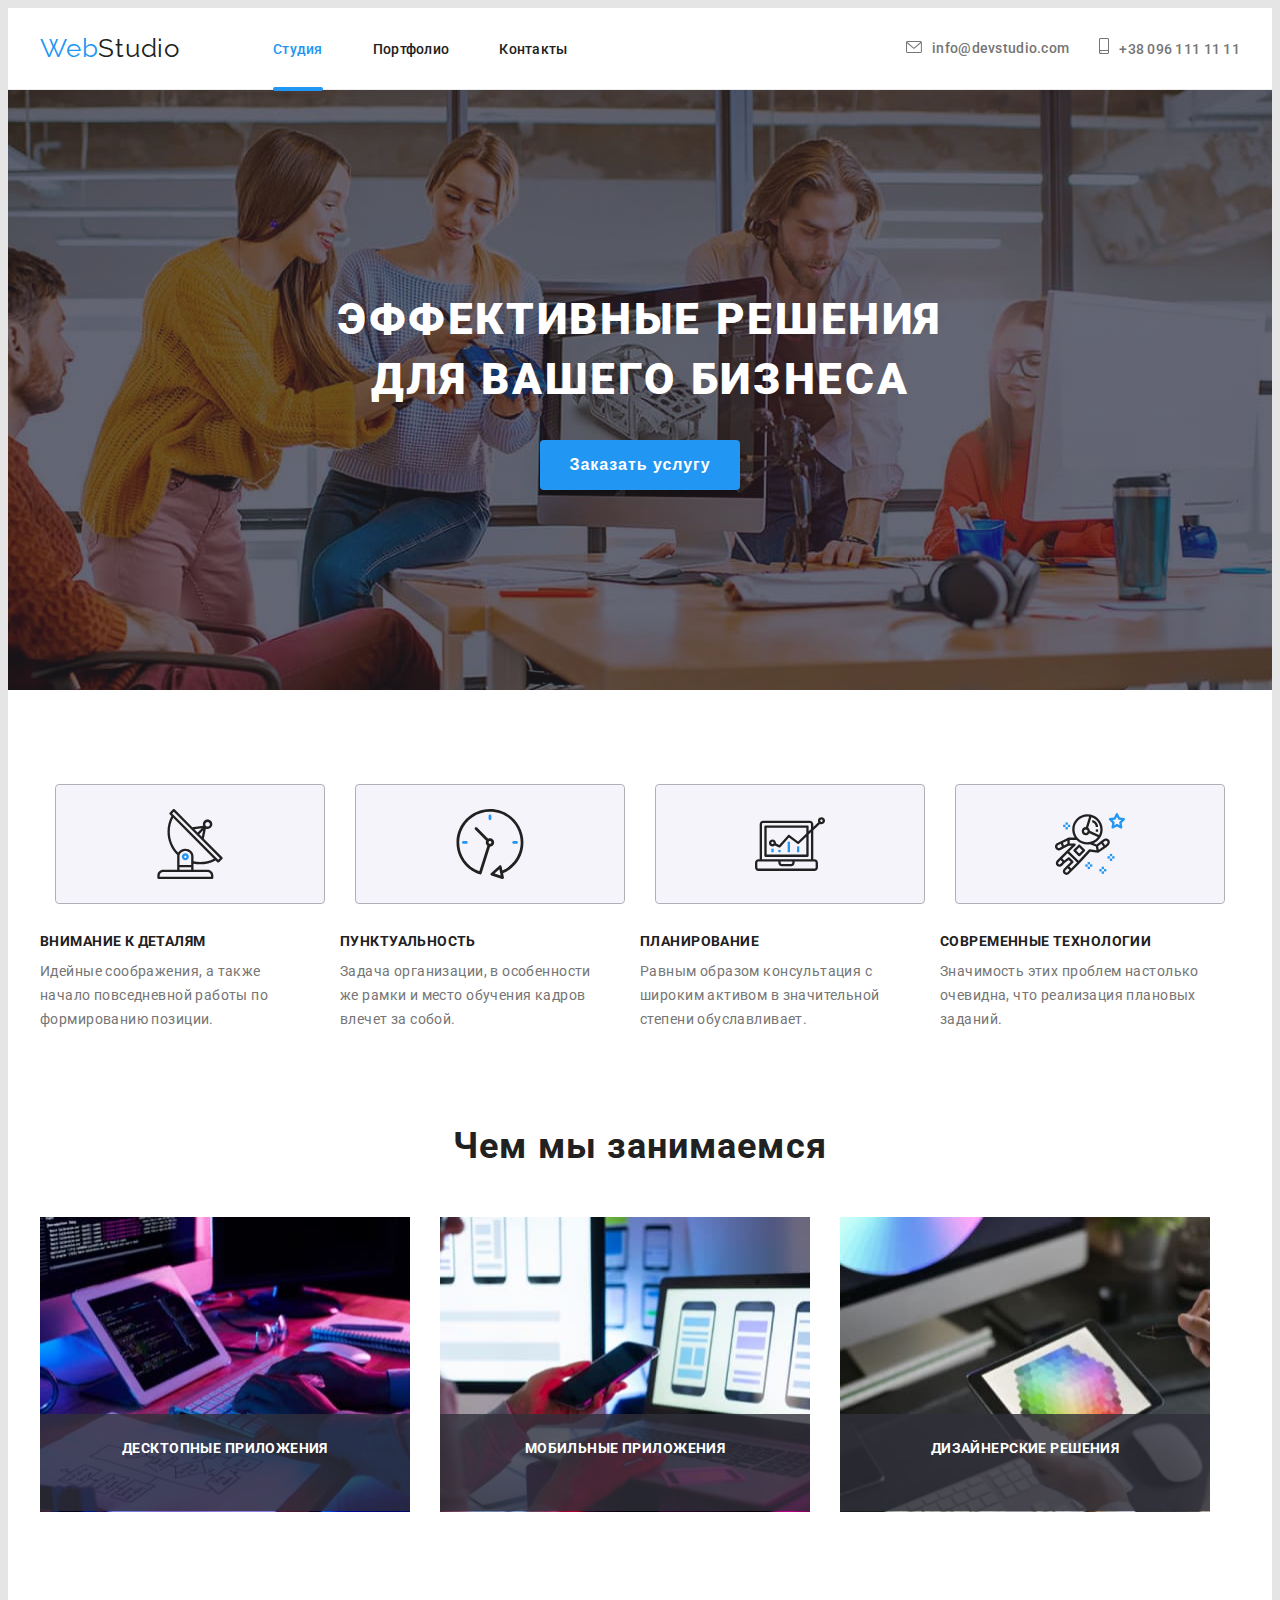
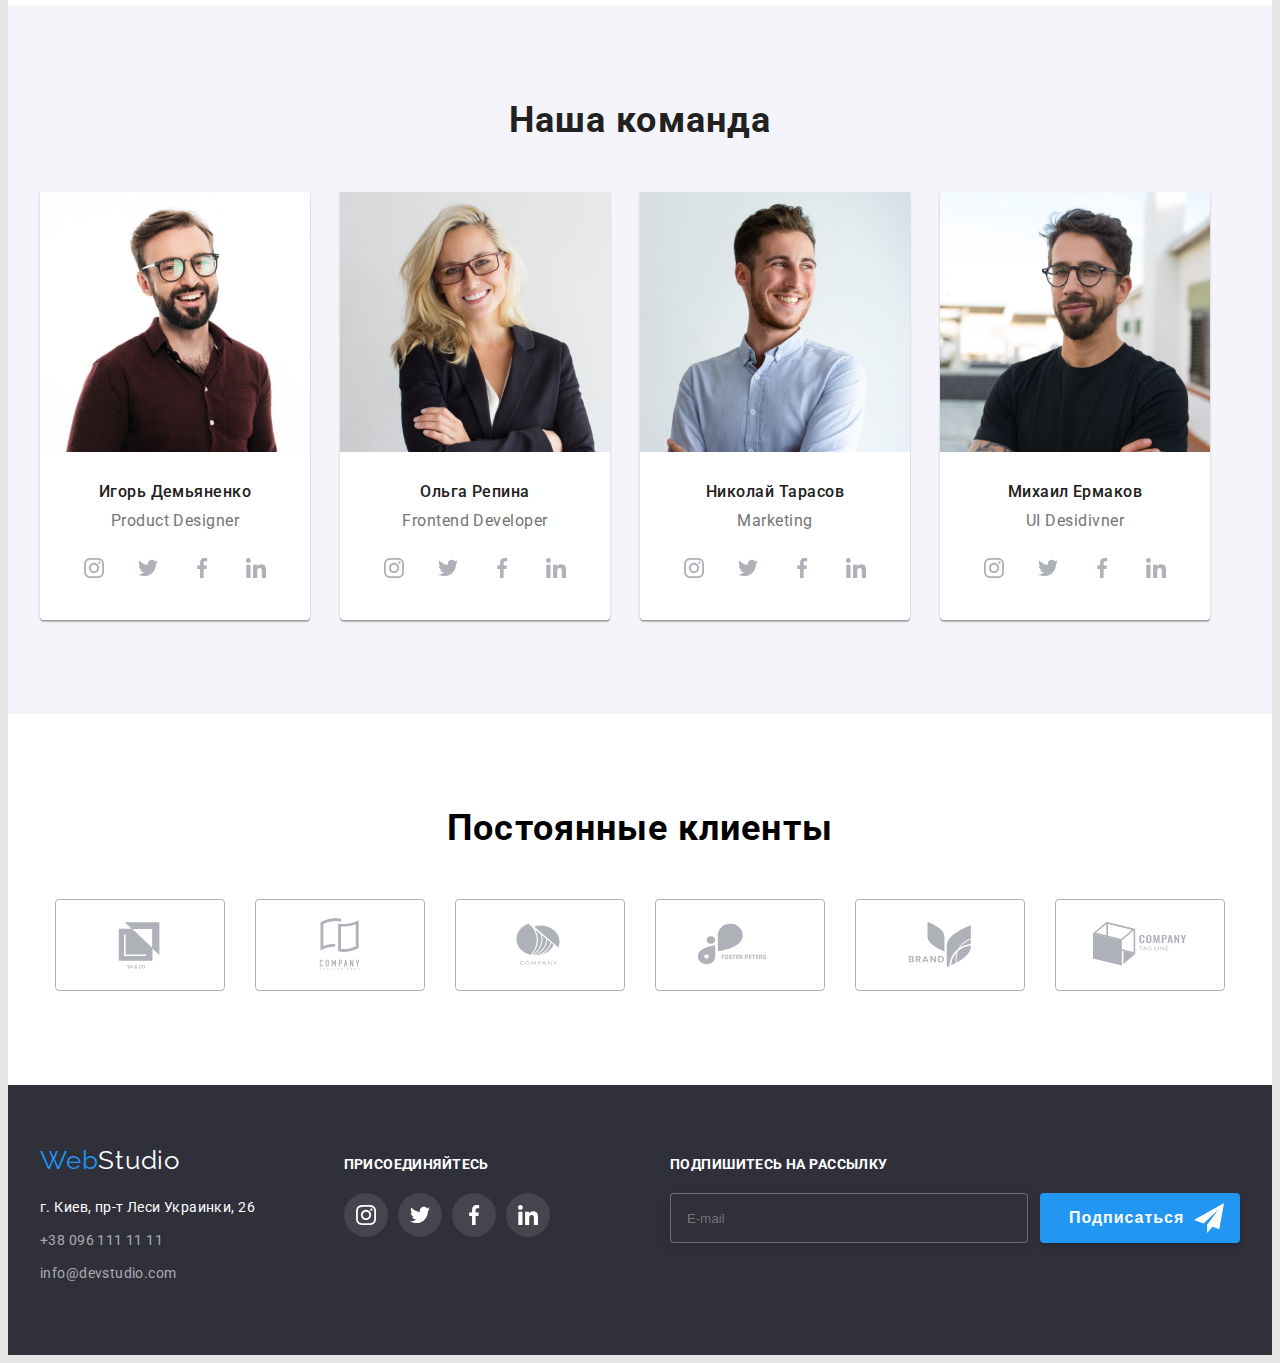
<file: index.html>
<!DOCTYPE html>
<html lang="ru">
<head>
    <meta charset="UTF-8">
    <meta http-equiv="X-UA-Compatible" content="IE=edge">
    <meta name="viewport" content="width=device-width, initial-scale=1.0">
    <title>WebStudio</title>
    <link rel="preconnect" href="https://fonts.googleapis.com">
    <link rel="preconnect" href="https://fonts.gstatic.com" crossorigin>
    <link href="https://fonts.googleapis.com/css2?family=Raleway:wght@700&family=Roboto:wght@400;500;700;900&display=swap"
        rel="stylesheet">
    <link rel="stylesheet" href="https://cdnjs.cloudflare.com/ajax/libs/modern-normalize/1.1.0/modern-normalize.min.css"
        integrity="sha512-wpPYUAdjBVSE4KJnH1VR1HeZfpl1ub8YT/NKx4PuQ5NmX2tKuGu6U/JRp5y+Y8XG2tV+wKQpNHVUX03MfMFn9Q=="
        crossorigin="anonymous" referrerpolicy="no-referrer" />
    <link rel="stylesheet" href="./css/main.min.css">
</head>
<body>
    <header class="header">
        <div class="container header__container">
            <a class="link logo" href=""><span class="logo-color">Web</span>Studio</a>
            <nav class="header-nav">
                <ul class="list header__list">
                    <li class="header__item"><a class="link header__link underlining" href="./index.html">Студия</a></li>
                    <li class="header__item"><a class="link header__link" href="./portfolio.html">Портфолио</a></li>
                    <li class="header__item"><a class="link header__link" href="">Контакты</a></li>
                </ul>
            </nav>
    
            <ul class="list header__connect">
                <li class="header__connect-item">
                    <a class="link header__link-mail" href="info@devstudio.com">
                        <svg class="envelope header__icon">
                            <use href="./images/icons.svg#icon-envelope"></use>
                        </svg>info@devstudio.com
                    </a>
                </li>
                <li class="header__connect-item">
                    <a class="link header__link-tel" href="tel:+38 096 111 11 11">
                        <svg class="smartphone header__icon">
                            <use href="./images/icons.svg#icon-smartphone"></use>
                        </svg>+38 096 111 11 11
                    </a>
                </li>
            </ul>
        </div>
    </header>

    <main>
        <section class="hero">
            <div class="container">
                <h1 class="hero__h1">Эффективные решения для вашего бизнеса</h1>
                <button type="button" class="button hero__btn" data-modal-open>Заказать услугу</button> 
            </div>
        </section>

        <section class="feature">
            <div class="container">
                <ul class="list feature__group-list">
                    <li class="feature__group-item">
                        <a href="" class="feature__group-link">
                            <svg class="feature__group-icon">
                                <use href="./images/icons.svg#icon-antenna"></use>
                            </svg>
                        </a>
                    </li>
                    <li class="feature__group-item">
                        <a href="" class="feature__group-link">
                            <svg class="feature__group-icon">
                                <use href="./images/icons.svg#icon-clock"></use>
                            </svg>
                        </a>
                    </li>
                    <li class="feature__group-item">
                        <a href="" class="feature__group-link">
                            <svg class="feature__group-icon">
                                <use href="./images/icons.svg#icon-diagram"></use>
                            </svg>
                        </a>
                    </li>
                    <li class="feature__group-item">
                        <a href="" class="feature__group-link">
                            <svg class="feature__group-icon">
                                <use href="./images/icons.svg#icon-astronaut"></use>
                            </svg>
                        </a>
                    </li>
                </ul>
                <ul class="list feature__section-list">
                    <li class="feature__section-item">
                        <h3 class="feature__section-h3">Внимание к деталям</h3>
                        <p class="feature__section-text">Идейные соображения, а также начало повседневной работы по формированию позиции.</p>
                    </li>
                    
                    <li class="feature__section-item">
                        <h3 class="feature__section-h3">Пунктуальность</h3>
                        <p class="feature__section-text">Задача организации, в особенности же рамки и место обучения кадров влечет за собой.</p>
                    </li>
            
                    <li class="feature__section-item">
                        <h3 class="feature__section-h3">Планирование</h3>
                        <p class="feature__section-text">Равным образом консультация с широким активом в значительной степени обуславливает.</p>
                    </li>

                    <li class="feature__section-item">
                        <h3 class="feature__section-h3">Современные технологии</h3>
                        <p class="feature__section-text">Значимость этих проблем настолько очевидна, что реализация плановых заданий.</p>
                    </li>
                </ul>
            </div>
        </section>
        
        <section class="activity">
            <div class="container">
                <h2 class="activity__title">Чем мы занимаемся</h2>
                <ul class="list list-activity">
                    <li class="activity__img"><img src="./images/img1.jpg" alt="деятельность1" width="370" height="295">
                        <p class="activity__img-text">Десктопные приложения</p>
                    </li>
                    <li class="activity__img"><img src="./images/img2.jpg" alt="деятельность2" width="370" height="295">
                        <p class="activity__img-text">Мобильные приложения</p>
                    </li>
                    <li class="activity__img"><img src="./images/img3.jpg" alt="деятельность3" width="370" height="295">
                        <p class="activity__img-text">Дизайнерские решения</p>
                    </li>
                </ul>
            </div>    
        </section>
        
        <section class="team">
            <div class="container">
                <h2 class="team__title">Наша команда</h2>
                    <ul class="list team__list">
                        <li class="team__card">
                            <img src="./images/productdesigner.jpg" alt="Игорь Демьяненко" width="270" height="260">
                                <div class="team__info">
                                <p class="team__name">Игорь Демьяненко</p> 
                                <p class="team__position" lang="en">Product Designer</p>
                                <ul class="list team__social-list">
                                    <li class="team__social-item">
                                        <a href="" class="team__social-link">
                                            <svg class="team__social-icon">
                                                <use href="./images/icons.svg#icon-instagram"></use>
                                            </svg>
                                        </a>
                                    </li>
                                    <li class="team__social-item">
                                        <a href="" class="team__social-link">
                                            <svg class="team__social-icon">
                                                <use href="./images/icons.svg#icon-twitter"></use>
                                            </svg>
                                        </a>
                                    </li>
                                    <li class="team__social-item">
                                        <a href="" class="team__social-link">
                                            <svg class="team__social-icon">
                                                <use href="./images/icons.svg#icon-facebook"></use>
                                            </svg>
                                        </a>
                                    </li>
                                    <li class="team__social-item">
                                        <a href="" class="team__social-link">
                                            <svg class="team__social-icon">
                                                <use href="./images/icons.svg#icon-linkedin"></use>
                                            </svg>
                                        </a>
                                    </li>
                                </ul>
                                </div>
                        </li>
                        <li class="team__card">
                            <img src="./images/frontenddeveloper.jpg" alt="Ольга Репина" width="270" height="260">
                                <div class="team__info">
                                <p class="team__name">Ольга Репина</p> 
                                <p class="team__position" lang="en">Frontend Developer</p>
                                <ul class="list team__social-list">
                                    <li class="team__social-item">
                                        <a href="" class="team__social-link">
                                            <svg class="team__social-icon">
                                                <use href="./images/icons.svg#icon-instagram"></use>
                                            </svg>
                                        </a>
                                    </li>
                                    <li class="team__social-item">
                                        <a href="" class="team__social-link">
                                            <svg class="team__social-icon">
                                                <use href="./images/icons.svg#icon-twitter"></use>
                                            </svg>
                                        </a>
                                    </li>
                                    <li class="team__social-item">
                                        <a href="" class="team__social-link">
                                            <svg class="team__social-icon">
                                                <use href="./images/icons.svg#icon-facebook"></use>
                                            </svg>
                                        </a>
                                    </li>
                                    <li class="team__social-item">
                                        <a href="" class="team__social-link">
                                            <svg class="team__social-icon">
                                                <use href="./images/icons.svg#icon-linkedin"></use>
                                            </svg>
                                        </a>
                                    </li>
                                </ul>
                                </div>
                        </li>
                        <li class="team__card">
                            <img src="./images/marketing.jpg" alt="Николай Тарасов" width="270" height="260">
                                <div class="team__info">
                                <p class="team__name">Николай Тарасов</p>
                                <p class="team__position" lang="en">Marketing</p>
                                <ul class="list team__social-list">
                                    <li class="team__social-item">
                                        <a href="" class="team__social-link ">
                                            <svg class="team__social-icon ">
                                                <use href="./images/icons.svg#icon-instagram"></use>
                                            </svg>
                                        </a>
                                    </li>
                                    <li class="team__social-item">
                                        <a href="" class="team__social-link">
                                            <svg class="team__social-icon">
                                                <use href="./images/icons.svg#icon-twitter"></use>
                                            </svg>
                                        </a>
                                    </li>
                                    <li class="team__social-item">
                                        <a href="" class="team__social-link">
                                            <svg class="team__social-icon">
                                                <use href="./images/icons.svg#icon-facebook"></use>
                                            </svg>
                                        </a>
                                    </li>
                                    <li class="team__social-item">
                                        <a href="" class="team__social-link">
                                            <svg class="team__social-icon">
                                                <use href="./images/icons.svg#icon-linkedin"></use>
                                            </svg>
                                        </a>
                                    </li>
                                </ul>
                                </div>
                        </li>
                        <li class="team__card">
                            <img src="./images/uidesigner.jpg" alt="Михаил Ермаков" width="270" height="260">
                                <div class="team__info">
                                <p class="team__name">Михаил Ермаков</p>
                                <p class="team__position" lang="en">UI Desidivner</p>
                                <ul class="list team__social-list">
                                    <li class="team__social-item">
                                        <a href="" class="team__social-link">
                                            <svg class="team__social-icon">
                                                <use href="./images/icons.svg#icon-instagram"></use>
                                            </svg>
                                        </a>
                                    </li>
                                    <li class="team__social-item">
                                        <a href="" class="team__social-link">
                                            <svg class="team__social-icon">
                                                <use href="./images/icons.svg#icon-twitter"></use>
                                            </svg>
                                        </a>
                                    </li>
                                    <li class="team__social-item">
                                        <a href="" class="team__social-link">
                                            <svg class="team__social-icon">
                                                <use href="./images/icons.svg#icon-facebook"></use>
                                            </svg>
                                        </a>
                                    </li>
                                    <li class="team__social-item">
                                        <a href="" class="team__social-link">
                                            <svg class="team__social-icon">
                                                <use href="./images/icons.svg#icon-linkedin"></use>
                                            </svg>
                                        </a>
                                    </li>
                                </ul>
                                </div>
                        </li>
                    </ul>
            </div>        
        </section>

        <section class="clients">
            <div class="container">
                <h2 class="clients__title">Постоянные клиенты</h2>
                <ul class="list clients__list">
                    <li class="clients__item">
                        <a href="" class="clients__link">
                            <svg class="clients__icon">
                                <use href="./images/icons.svg#icon-Logo1"></use>
                            </svg>
                        </a>
                    </li>
                    <li class="clients__item">
                        <a href="" class="clients__link">
                            <svg class="clients__icon">
                                <use href="./images/icons.svg#icon-Logo2"></use>
                            </svg>
                        </a>
                    </li>
                    <li class="clients__item">
                        <a href="" class="clients__link">
                            <svg class="clients__icon">
                                <use href="./images/icons.svg#icon-Logo3"></use>
                            </svg>
                        </a>
                    </li>
                    <li class="clients__item">
                        <a href="" class="clients__link">
                            <svg class="clients__icon">
                                <use href="./images/icons.svg#icon-Logo4"></use>
                            </svg>
                        </a>
                    </li>
                    <li class="clients__item">
                        <a href="" class="clients__link">
                            <svg class="clients__icon">
                                <use href="./images/icons.svg#icon-Logo5"></use>
                            </svg>
                        </a>
                    </li>
                    <li class="clients__item">
                        <a href="" class="clients__link">
                            <svg class="clients__icon">
                                <use href="./images/icons.svg#icon-Logo6"></use>
                            </svg>
                        </a>
                    </li>
                </ul>
            </div>
        </section>
        

    </main>


    <footer class="footer">
        <div class="container">
            <div class="footer-wrap">
                <div class="footer__first">
                <a class="link logo footer__logo-color" href=""><span class="logo-color">Web</span>Studio</a>
                <div class="address">
                    <a class="link adress__link" href="https://www.google.com.ua/maps/place/%D0%B1%D1%83%D0%BB.+%D0%9B%D0%B5%D1%81%D0%B8+%D0%A3%D0%BA%D1%80%D0%B0%D0%B8%D0%BD%D0%BA%D0%B8,+26,+%D0%9A%D0%B8%D0%B5%D0%B2,+02000/@50.4265841,30.5361971,17z/data=!3m1!4b1!4m5!3m4!1s0x40d4cf0e033ecbe9:0x57a4dffefec77da0!8m2!3d50.4265807!4d30.5383858?hl=ru&authuser=0">г. Киев, пр-т Леси Украинки, 26</address>
                    <a class="link footer__link-tel" href="tel:+38 096 111 11 11">+38 096 111 11 11</a>
                    <a class="link footer__link-mail" href="info@devstudio.com">info@devstudio.com</a>
                </div> 
                </div>
            
                <div class="footer__social">
                <h1 class="footer__social-title">присоединяйтесь</h1>
                <ul class="list footer__social-list">
                    <li class="footer__social-item">
                        <a href="" class="footer__social-link">
                            <svg class="footer__social-icon">
                                <use href="./images/icons.svg#icon-instagram"></use>
                            </svg>
                        </a>
                    </li>
                    <li class="footer__social-item">
                        <a href="" class="footer__social-link">
                            <svg class="footer__social-icon">
                                <use href="./images/icons.svg#icon-twitter"></use>
                            </svg>
                        </a>
                    </li>
                    <li class="footer__social-item">
                        <a href="" class="footer__social-link">
                            <svg class="footer__social-icon">
                                <use href="./images/icons.svg#icon-facebook"></use>
                            </svg>
                        </a>
                    </li>
                    <li class="footer__social-item">
                        <a href="" class="footer__social-link">
                            <svg class="footer__social-icon">
                                <use href="./images/icons.svg#icon-linkedin"></use>
                            </svg>
                        </a>
                </ul>
                </div>
                <div class="footer__subscription">
                    <label class="email-input-text" for="">Подпишитесь на рассылку</label>
                    <input class="email-input" type="email" name="email" id="" placeholder="E-mail">
                </div>
                <div class="footer__btn">
                    <button type="button" class="button footer__btn-styles">Подписаться
                        <svg class="footer__btn-icon">
                            <use href="./images/icons.svg#icon-iconsend"></use>
                        </svg>
                    </button>
                </div>
            </div>
        </div>
    </footer>

<!----------------------------------------------------BACKDROP------------------------------------------ -->

    <div class="backdrop is-hidden" data-modal> 
        <div class="modal">
            <button type="button" class="modal__close" data-modal-close>
                <svg class="modal__close-icon">
                    <use href="./images/icons.svg#icon-x"></use>
                </svg>
            </button>
            <p class="modal__title">Оставьте свои данные, мы вам перезвоним</p>
            <form autocomplete="on">
                <label class="modal__lable-text">Имя</label>
                    <div class="input__wrap">
                        <input type="text" class="input__form" name="user-name" placeholder="">
                        <svg class="input__icon" width="18px" height="18px">
                            <use href="images/icons.svg#icon-personmodal"></use>
                        </svg>
                    </div>
                <label class="modal__lable-text">Телефон</label>
                    <div class="input__wrap">
                        <input type="text" class="input__form" name="user-name" placeholder="">
                        <svg class="input__icon" width="18px" height="18px">
                            <use href="images/icons.svg#icon-hponemodal"></use>
                        </svg>
                    </div>
                <label class="modal__lable-text">Почта</label>
                    <div class="input__wrap">
                        <input type="text" class="input__form" name="user-name" placeholder="">
                        <svg class="input__icon" width="18px" height="18px">
                            <use href="images/icons.svg#icon-emailmodal"></use>
                        </svg>
                    </div>
                <label class="modal__lable-text" for="user-text">Комментарий</label>
                    <textarea class="form-textarea"
                    name="user-text" 
                    id="user-text" 
                    placeholder="Введите текст"
                    ></textarea>
                <div class="form-field">
                    <input class="checkbox__input visually-hidden" type="checkbox" name="policy" id="policy">
                    <label class="checkbox__text" for="policy">
                        <span>
                            <svg class="icon-check" width="15px" height="15px">
                                <use href="images/icons.svg#icon-check"></use>
                            </svg>
                        </span>Соглашаюсь с рассылкой и принимаю
                        <a class="checkbox-text-color" href="">Условия договора</a>
                    </label>
                    
                </div>
                <button class="modal__btn button" type="submit">Отправить</button>

            </form>
        </div>
        
    </div>
        


    <script src="./js/modal.js"></script>
</body>
</html>
</file>
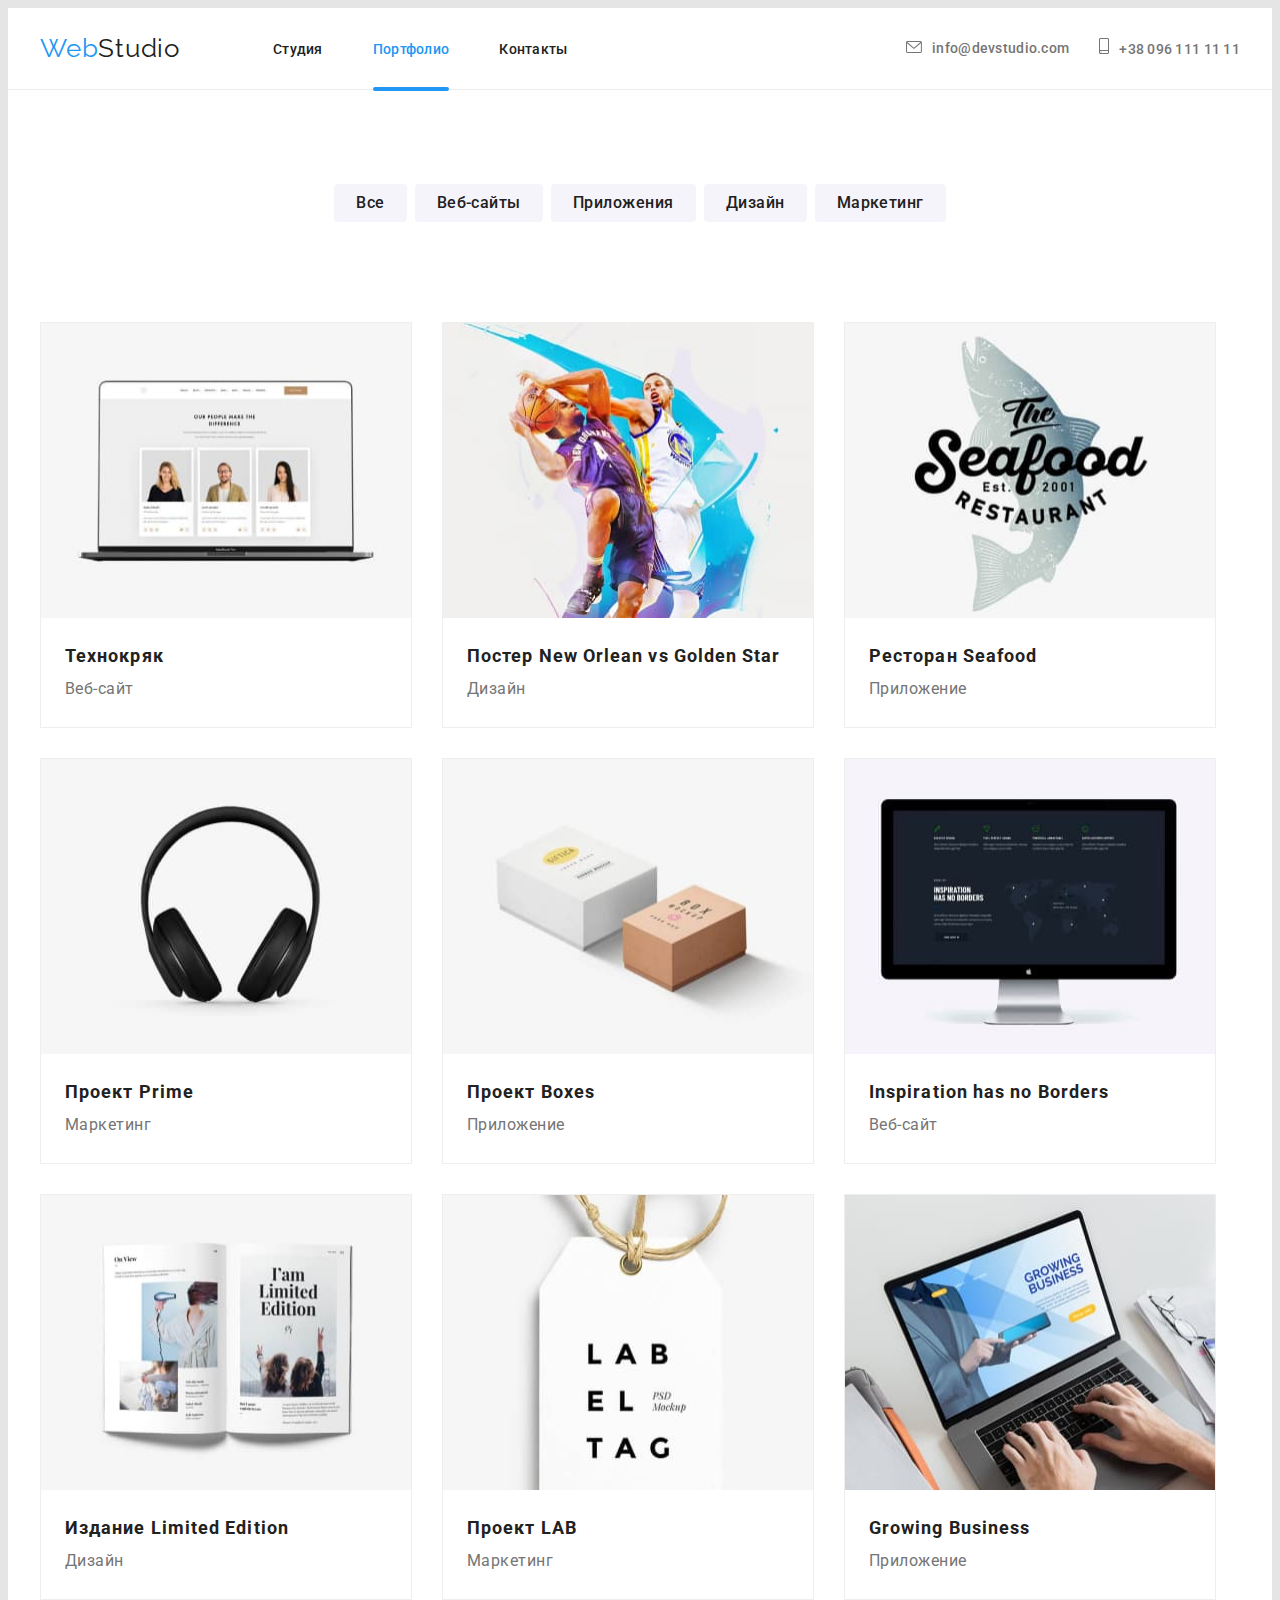
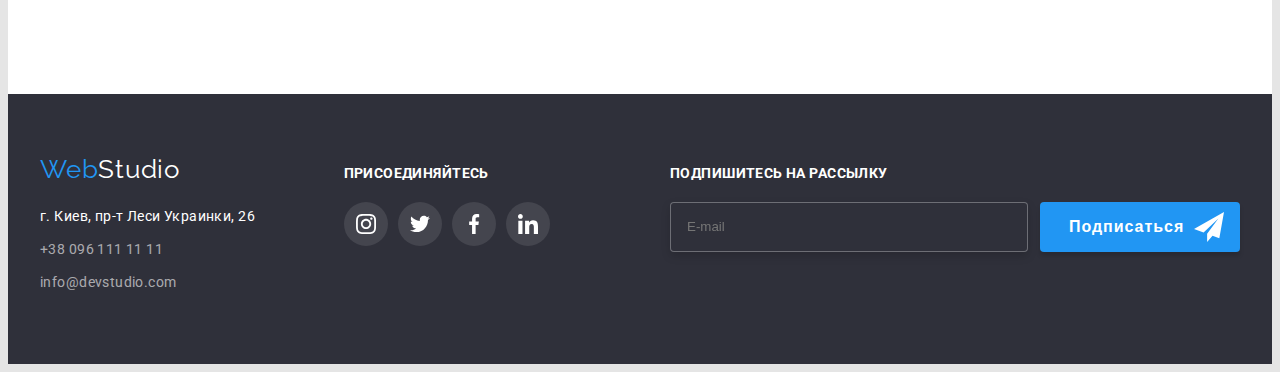
<file: portfolio.html>
<!DOCTYPE html>
<html lang="ru">
<head>
    <meta charset="UTF-8">
    <meta http-equiv="X-UA-Compatible" content="IE=edge">
    <meta name="viewport" content="width=device-width, initial-scale=1.0">
    <title>WebStudio</title>
    <link rel="preconnect" href="https://fonts.googleapis.com">
    <link rel="preconnect" href="https://fonts.gstatic.com" crossorigin>
    <link href="https://fonts.googleapis.com/css2?family=Raleway:wght@700&family=Roboto:wght@400;500;700;900&display=swap"
        rel="stylesheet">
    <link rel="stylesheet" href="https://cdnjs.cloudflare.com/ajax/libs/modern-normalize/1.1.0/modern-normalize.min.css"
        integrity="sha512-wpPYUAdjBVSE4KJnH1VR1HeZfpl1ub8YT/NKx4PuQ5NmX2tKuGu6U/JRp5y+Y8XG2tV+wKQpNHVUX03MfMFn9Q=="
        crossorigin="anonymous" referrerpolicy="no-referrer" />
    <link rel="stylesheet" href="./css/main.min.css">
</head>
<body>

    <header class="header">
        <div class="container header__container">
            <a class="link logo" href=""><span class="logo-color">Web</span>Studio</a>
            <nav class="header-nav">
                <ul class="list header__list">
                    <li class="header__item"><a class="link header__link" href="./index.html">Студия</a></li>
                    <li class="header__item"><a class="link header__link underlining" href="./portfolio.html">Портфолио</a></li>
                    <li class="header__item"><a class="link header__link" href="">Контакты</a></li>
                </ul>
            </nav>
    
            <ul class="list header__connect">
                <li class="header__connect-item">
                    <a class="link header__link-mail" href="info@devstudio.com">
                        <svg class="envelope header__icon">
                            <use href="./images/icons.svg#icon-envelope"></use>
                        </svg>info@devstudio.com
                    </a>
                </li>
                <li class="header__connect-item">
                    <a class="link header__link-tel" href="tel:+38 096 111 11 11">
                        <svg class="smartphone header__icon">
                            <use href="./images/icons.svg#icon-smartphone"></use>
                        </svg>+38 096 111 11 11
                    </a>
                </li>
            </ul>
        </div>
    </header>

    <main class="portfolio">
        <section class="portfolio__section">
            <div class="container">
                <ul class="list portfolio__list-btn">
                    <li class="portfolio__list-btn"><button type="button" class="button portfolio__btn">Все</button></li>
                    <li class="portfolio__list-btn"><button type="button" class="button portfolio__btn">Веб-сайты</button></li>
                    <li class="portfolio__list-btn"><button type="button" class="button portfolio__btn">Приложения</button></li>
                    <li class="portfolio__list-btn"><button type="button" class="button portfolio__btn">Дизайн</button></li>
                    <li class="portfolio__list-btn"><button type="button" class="button portfolio__btn">Маркетинг</button></li>
                </ul>
            </div>    
            <div class="container">
                <ul class="list work__list">
                    <li class="work__item button">
                        <div class="work__item-wrap">
                            <p class="work__img-text">Технокряк это современная площадка распространения коронавируса. Компании используют эту платформу для цифрового
                            шпионажа и атак на защищённые сервера конкурентов.
                            </p>
                            <img src="./images/notebook.jpg" alt="notebook" width="370" height="295">
                        </div>
                        <div class="work__text">
                        <p class="work__title" >Технокряк</p>
                        <p class="work__title-description" >Веб-сайт</p>
                        </div>
                    </li>
                    <li class="work__item button">
                        <div class="work__item-wrap">
                            <p class="work__img-text">Технокряк это современная площадка распространения коронавируса. Компании используют эту
                                платформу для цифрового
                                шпионажа и атак на защищённые сервера конкурентов.
                            </p>
                            <img src="./images/basketball.jpg" alt="basketball" width="370" height="295">
                        </div>
                        <div class="work__text">
                        <p class="work__title" >Постер New Orlean vs Golden Star</p>
                        <p class="work__title-description" >Дизайн</p>
                        </div>
                    </li>
                    <li class="work__item button">
                        <div class="work__item-wrap">
                            <p class="work__img-text">Технокряк это современная площадка распространения коронавируса. Компании используют эту
                                платформу для цифрового
                                шпионажа и атак на защищённые сервера конкурентов.
                            </p>
                             <img src="./images/restaurant.jpg" alt="restaurant" width="370" height="295">
                        </div>
                        <div class="work__text">
                        <p class="work__title" >Ресторан Seafood</p>
                        <p class="work__title-description" >Приложение</p>
                        </div>
                    </li>
                    <li class="work__item button">
                        <div class="work__item-wrap">
                            <p class="work__img-text">Технокряк это современная площадка распространения коронавируса. Компании используют эту
                                платформу для цифрового
                                шпионажа и атак на защищённые сервера конкурентов.
                            </p>
                            <img src="./images/earphone.jpg" alt="earphone" width="370" height="295">
                        </div>
                        <div class="work__text">
                        <p class="work__title" >Проект Prime</p>
                        <p class="work__title-description" >Маркетинг</p>
                        </div>
                    </li>
                    <li class="work__item button">
                        <div class="work__item-wrap">
                            <p class="work__img-text">Технокряк это современная площадка распространения коронавируса. Компании используют эту
                                платформу для цифрового
                                шпионажа и атак на защищённые сервера конкурентов.
                            </p>
                        <img src="./images/boxes.jpg" alt="boxes" width="370" height="295">
                        </div>
                        <div class="work__text">
                        <p class="work__title" >Проект Boxes</p>
                        <p class="work__title-description" >Приложение</p>
                        </div>
                    </li>
                    <li class="work__item button">
                        <div class="work__item-wrap">
                            <p class="work__img-text">Технокряк это современная площадка распространения коронавируса. Компании используют эту
                                платформу для цифрового
                                шпионажа и атак на защищённые сервера конкурентов.
                            </p>
                        <img src="./images/monitor.jpg" alt="monitor" width="370" height="295">
                        </div>
                        <div class="work__text">
                        <p class="work__title" >Inspiration has no Borders</p>
                        <p class="work__title-description" >Веб-сайт</p>
                        </div>
                    </li>
                    <li class="work__item button">
                        <div class="work__item-wrap">
                            <p class="work__img-text">Технокряк это современная площадка распространения коронавируса. Компании используют эту
                                платформу для цифрового
                                шпионажа и атак на защищённые сервера конкурентов.
                            </p>
                        <img src="./images/book.jpg" alt="book" width="370" height="295">
                        </div>
                        <div class="work__text">
                        <p class="work__title" >Издание Limited Edition</p>
                        <p class="work__title-description" >Дизайн</p>
                        </div>
                    </li>
                    <li class="work__item button">
                        <div class="work__item-wrap">
                            <p class="work__img-text">Технокряк это современная площадка распространения коронавируса. Компании используют эту
                                платформу для цифрового
                                шпионажа и атак на защищённые сервера конкурентов.
                            </p>
                        <img src="./images/label.jpg" alt="label" width="370" height="295">
                        </div>
                        <div class="work__text">
                        <p class="work__title" >Проект LAB</p>
                        <p class="work__title-description" >Маркетинг</p>
                        </div>
                    </li>
                    <li class="work__item button">
                        <div class="work__item-wrap">
                            <p class="work__img-text">Технокряк это современная площадка распространения коронавируса. Компании используют эту
                                платформу для цифрового
                                шпионажа и атак на защищённые сервера конкурентов.
                            </p>
                        <img src="./images/netbook.jpg" alt="netbook" width="370" height="295">
                        </div>
                        <div class="work__text">
                        <p class="work__title" >Growing Business</p>
                        <p class="work__title-description" >Приложение</p>
                        </div>
                    </li>
                    
                </ul>
            </div>
        </section>
    </main>


<footer class="footer">
    <div class="container">
        <div class="footer-wrap">
            <div class="footer__first">
                <a class="link logo footer__logo-color" href=""><span class="logo-color">Web</span>Studio</a>
                <div class="address">
                    <a class="link adress__link"
                        href="https://www.google.com.ua/maps/place/%D0%B1%D1%83%D0%BB.+%D0%9B%D0%B5%D1%81%D0%B8+%D0%A3%D0%BA%D1%80%D0%B0%D0%B8%D0%BD%D0%BA%D0%B8,+26,+%D0%9A%D0%B8%D0%B5%D0%B2,+02000/@50.4265841,30.5361971,17z/data=!3m1!4b1!4m5!3m4!1s0x40d4cf0e033ecbe9:0x57a4dffefec77da0!8m2!3d50.4265807!4d30.5383858?hl=ru&authuser=0">г.
                        Киев, пр-т Леси Украинки, 26</address>
                        <a class="link footer__link-tel" href="tel:+38 096 111 11 11">+38 096 111 11 11</a>
                        <a class="link footer__link-mail" href="info@devstudio.com">info@devstudio.com</a>
                </div>
            </div>

            <div class="footer__social">
                <h1 class="footer__social-title">присоединяйтесь</h1>
                <ul class="list footer__social-list">
                    <li class="footer__social-item">
                        <a href="" class="footer__social-link">
                            <svg class="footer__social-icon">
                                <use href="./images/icons.svg#icon-instagram"></use>
                            </svg>
                        </a>
                    </li>
                    <li class="footer__social-item">
                        <a href="" class="footer__social-link">
                            <svg class="footer__social-icon">
                                <use href="./images/icons.svg#icon-twitter"></use>
                            </svg>
                        </a>
                    </li>
                    <li class="footer__social-item">
                        <a href="" class="footer__social-link">
                            <svg class="footer__social-icon">
                                <use href="./images/icons.svg#icon-facebook"></use>
                            </svg>
                        </a>
                    </li>
                    <li class="footer__social-item">
                        <a href="" class="footer__social-link">
                            <svg class="footer__social-icon">
                                <use href="./images/icons.svg#icon-linkedin"></use>
                            </svg>
                        </a>
                </ul>
            </div>
            <div class="footer__subscription">
                <label class="email-input-text" for="">Подпишитесь на рассылку</label>
                <input class="email-input" type="email" name="email" id="" placeholder="E-mail">
            </div>
            <div class="footer__btn">
                <button type="button" class="button footer__btn-styles">Подписаться
                    <svg class="footer__btn-icon">
                        <use href="./images/icons.svg#icon-iconsend"></use>
                    </svg>
                </button>
            </div>
        </div>
    </div>
</footer>
</body>
</html>
</file>
<file: css/main.min.css>
.list{list-style:none}.link{text-decoration:none}body{background-color:#e5e5e5;font-family:Roboto}img{display:block}p,h1,h2,h3,h4,h5,h6{margin:0}ul{margin:0;padding:0}.button{cursor:pointer}.visually-hidden{position:absolute;white-space:nowrap;width:1px;height:1px;overflow:hidden;border:0;padding:0;clip:rect(0 0 0 0);clip-path:inset(50%);margin:-1px}:root{--header-color: #212121;--first-title-color: #ffffff;--second-title-color: #212121;--accent-color: #2196f3;--logo-color: #2196f3}.container{width:1200px;padding-left:15px;padding-right:15px;margin:0 auto}.header{background-color:white;padding-top:25px;padding-bottom:25px;display:flex;border-bottom:1px solid #ececec}.header__container{display:flex;align-items:center}.logo{font-family:Raleway;font-size:26px;line-height:1.19;letter-spacing:0.03em;color:var(--header-color);margin-right:93px}.logo-color{color:var(--logo-color)}.header__list{display:flex}.header__item:not(:last-child){margin-right:50px}.header__link,.underlining{font-weight:500;font-size:14px;line-height:1.14;letter-spacing:0.02em;color:#212121;position:relative;transition:color 250ms cubic-bezier(0.4, 0, 0.2, 1)}.header__link:hover,.header__link:focus,.underlining:hover,.underlining:focus{color:var(--accent-color)}.underlining::after{content:"";width:100%;height:4px;position:absolute;background:var(--accent-color);border-radius:2px;left:0px;bottom:-34px}.underlining{color:var(--accent-color)}.header__connect{margin-left:auto;display:flex}.envelope{width:16px;height:12px}.smartphone{width:10px;height:16px}.header__icon{fill:#757575;margin-right:10px}.header__link-tel,.header__link-mail{color:#757575;font-weight:500;font-size:14px;line-height:1.14;letter-spacing:0.02em;text-align:center;align-items:center;justify-content:center;transition:color 250ms cubic-bezier(0.4, 0, 0.2, 1)}.header__link-tel:focus,.header__link-tel:hover,.header__link-mail:focus,.header__link-mail:hover{color:var(--accent-color)}.header__icon,.header__icon{fill:currentColor}.header__link-mail{margin-right:30px}.hero{background-color:#2f303a;background:rgba(47,48,58,0.4);background-image:linear-gradient(rgba(47,48,58,0.4), rgba(47,48,58,0.4)),url(../images/overlay.jpg);background-repeat:no-repeat;background-position:center;background-size:cover;padding-top:200px;padding-bottom:200px}.hero__h1{width:696px;height:120px;font-weight:900;font-size:44px;line-height:1.36;text-transform:uppercase;letter-spacing:0.06em;text-align:center;color:var(--first-title-color);margin-bottom:30px;margin-left:252px;margin-right:252px}.hero__btn{font-size:16px;line-height:1.87;letter-spacing:0.06em;font-weight:bold;text-align:center;background-color:var(--accent-color);color:var(--first-title-color);background:#2196f3;box-shadow:0px 4px 4px rgba(0,0,0,0.15);border-radius:4px;border:none;min-width:200px;min-height:50px;margin-right:500px;margin-left:500px;transition:background-color 250ms cubic-bezier(0.4, 0, 0.2, 1)}.hero__btn:hover{background-color:#188ce8}.feature{padding-top:94px;padding-bottom:94px;background-color:var(--first-title-color)}.feature__group-list{display:flex;justify-content:center;padding-bottom:30px}.feature__group-item:not(:last-child){margin-right:30px}.feature__group-link{width:270px;height:120px;border:1px solid #afb1b8;box-sizing:border-box;border-radius:4px;display:flex;justify-content:center;align-items:center;background-color:#f5f4fa}.feature__group-icon{width:70px;height:70px}.feature__section-list{display:flex}.feature__section-item{width:270px}.feature__section-item:not(:last-child){margin-right:30px}.feature__section-h3{font-size:14px;line-height:1.14;letter-spacing:0.03em;text-transform:uppercase;color:var(--second-title-color);margin-bottom:10px}.feature__section-text{font-size:14px;line-height:1.71;letter-spacing:0.03em;color:#757575}.activity{background-color:var(--first-title-color);padding-bottom:94px}.activity__title{font-size:36px;line-height:1.16;text-align:center;letter-spacing:0.03em;color:var(--second-title-color);margin-bottom:50px}.list-activity{display:flex}.activity__img{display:flex;width:370px;height:294px;position:relative}.activity__img:not(:last-child){margin-right:30px}.activity__img-text{position:absolute;font-size:14px;line-height:1.14;text-align:center;letter-spacing:0.03em;font-weight:bold;text-transform:uppercase;width:100%;bottom:0px;height:70px;color:#ffffff;background:rgba(47,48,58,0.8);padding-top:27px}.clients{padding-top:94px;padding-bottom:94px;background:#ffffff}.clients__title{font-size:36px;line-height:1.16;text-align:center;letter-spacing:0.03em;margin-bottom:50px}.clients__list{display:flex;justify-content:center}.clients__item+.clients__item{justify-content:center}.clients__item:not(:last-child){margin-right:30px}.clients__link{width:170px;height:92px;border:1px solid #afb1b8;box-sizing:border-box;border-radius:4px;display:flex;justify-content:center;align-items:center;transition:border 250ms cubic-bezier(0.4, 0, 0.2, 1)}.clients__link:hover,.clients__link:focus{border:1px solid #2196f3}.clients__link:hover .clients__icon,.clients__link:focus .clients__icon{fill:#2196f3}.clients__icon{width:106px;height:60px;fill:#afb1b8;transition:fill 250ms cubic-bezier(0.4, 0, 0.2, 1)}.team{padding-top:94px;padding-bottom:94px;background-color:#f5f4fa}.team__title{font-size:36px;line-height:1.17;text-align:center;letter-spacing:0.03em;color:var(--second-title-color);margin-bottom:50px}.team__list{display:flex}.team__card{width:270px;background-color:#ffffff;box-shadow:0px 1px 3px rgba(0,0,0,0.12),0px 1px 1px rgba(0,0,0,0.14),0px 2px 1px rgba(0,0,0,0.2);border-radius:0px 0px 4px 4px}.team__card:not(:last-child){margin-right:30px}.team__info{padding-top:30px;padding-bottom:30px}.team__name{font-weight:500;font-size:16px;line-height:1.19;text-align:center;letter-spacing:0.03em;color:var(--second-title-color);padding-bottom:10px}.team__position{font-size:16px;line-height:1.19;text-align:center;letter-spacing:0.03em;color:#757575;margin-bottom:16px}.team__social-list{display:flex;justify-content:center}.team__social-icon{display:flex;width:20px;height:20px;fill:#afb1b8;transition:fill 250ms cubic-bezier(0.4, 0, 0.2, 1)}.team__social-item+.team__social-item{margin-left:10px}.team__social-link{display:flex;width:44px;height:44px;background-color:#ffffff;display:flex;justify-content:center;align-items:center;border-radius:50%;transition:background-color 250ms cubic-bezier(0.4, 0, 0.2, 1)}.team__social-link:hover,.team__social-link:focus{background-color:#2196f3}.team__social-link:hover .team__social-icon,.team__social-link:focus .team__social-icon{fill:#ffffff}.work__list{display:flex;flex-wrap:wrap}.work__item{width:370px;height:404px;border:1px solid #eeeeee}.work__item:nth-child(-n+6){margin-bottom:30px}.work__item:hover .work__img-text{transform:translateY(0%)}.work__item:hover{box-shadow:0px 1px 1px rgba(0,0,0,0.12),0px 4px 4px rgba(0,0,0,0.06),1px 4px 6px rgba(0,0,0,0.16)}.work__item:not(:nth-child(3n+3)){margin-right:30px}.work__item-wrap{position:relative;overflow:hidden}.work__img-text{position:absolute;width:100%;height:100%;font-size:18px;line-height:1.56;letter-spacing:0.03em;background:rgba(33,150,243,0.9);color:#ffffff;padding-top:63px;padding-left:24px;padding-right:24px;transform:translateY(100%);transition:transform 250ms cubic-bezier(0.4, 0, 0.2, 1);overflow:auto}.work__text{padding-top:20px;padding-bottom:20px;padding-left:24px;padding-right:24px}.work__title{font-size:18px;line-height:2;letter-spacing:0.06em;font-weight:700;color:#212121}.work__title-description{font-size:16px;line-height:1.87;letter-spacing:0.03em;color:#757575}.backdrop{position:fixed;top:0;width:100vw;height:100vh;background:rgba(0,0,0,0.2);transition:opacity 250ms, visibility 250ms}.modal{position:absolute;width:528px;height:581px;background:#ffffff;box-shadow:0px 1px 3px rgba(0,0,0,0.12),0px 1px 1px rgba(0,0,0,0.14),0px 2px 1px rgba(0,0,0,0.2);border-radius:4px;top:50%;left:50%;transform:translate(-50%, -50%);padding:40px}.modal__close-icon{width:11px;height:11px}.modal__close{position:absolute;width:30px;height:30px;border-radius:50%;background:#ffffff;border:1px solid rgba(0,0,0,0.1);box-sizing:border-box;top:8px;right:8px}.modal__close:hover,.modal__close:focus{fill:var(--accent-color);cursor:pointer}.is-hidden{opacity:0;pointer-events:none;visibility:hidden}.modal__title{font-size:20px;line-height:1.15;text-align:center;letter-spacing:0.03em;font-weight:bold;padding-bottom:12px}.input__form{width:100%;height:40px;border:1px solid rgba(33,33,33,0.2);box-sizing:border-box;border-radius:4px;padding-left:42px;outline:none;transition:border-color 250ms cubic-bezier(0.4, 0, 0.2, 1)}.input__form:focus,.input__form:hover{border-color:var(--accent-color);cursor:pointer}.input__form:focus+.input-icon,.input__form:hover+.input-icon{fill:var(--accent-color)}.input__wrap{position:relative;margin-bottom:10px}.input__icon{position:absolute;left:12px;top:50%;transform:translateY(-50%);transition:fill 250ms cubic-bezier(0.4, 0, 0.2, 1)}.modal__lable-text{font-size:12px;line-height:1.16;letter-spacing:0.01em;color:#757575}.form-textarea{width:100%;height:120px;border:1px solid rgba(33,33,33,0.2);box-sizing:border-box;border-radius:4px;padding-top:12px;padding-bottom:12px;padding-left:16px;padding-right:16px;outline:none;font-size:12px;line-height:1.6px;letter-spacing:0.01em;color:rgba(117,117,117,0.5);resize:none;transition:fill 250ms cubic-bezier(0.4, 0, 0.2, 1)}.form-textarea:hover,.form-textarea:focus{border-color:var(--accent-color)}.form-field{padding-left:12px;margin-top:20px;margin-bottom:30px}.checkbox__text{font-family:Roboto;font-style:normal;font-weight:normal;font-size:14px;line-height:1.17;letter-spacing:0.03em;color:#757575;display:flex}.checkbox__text span{width:16px;height:15px;border:2px solid #000000;border-radius:2px;margin-right:8px;display:flex;align-items:center;justify-content:center}.checkbox-text-color{color:var(--accent-color)}.icon-check{fill:transparent}.checkbox__input:checked+.checkbox__text span{border:none;background-color:var(--accent-color)}.checkbox__input:checked+.checkbox__text .icon-check{fill:var(--first-title-color)}.modal__btn{width:200px;height:50px;color:#ffffff;background:#2196f3;box-shadow:0px 4px 4px rgba(0,0,0,0.15);border:none;border-radius:4px;margin-left:124px;margin-right:124px;transition:fill 250ms cubic-bezier(0.4, 0, 0.2, 1)}.portfolio__section{background-color:white;padding-top:94px;padding-bottom:94px}.portfolio__list-btn{display:flex;margin-bottom:50px;display:flex;justify-content:center}.portfolio__list-btn:not(:last-child){padding-right:8px}.portfolio__btn{font-family:Roboto;font-weight:500;font-size:16px;line-height:1.62;text-align:center;letter-spacing:0.03em;color:#212121;height:38px;background:#f5f4fa;border-radius:4px;border:none;padding-left:22px;padding-right:22px;transition:background-color 250ms cubic-bezier(0.4, 0, 0.2, 1);transition:color 250ms cubic-bezier(0.4, 0, 0.2, 1)}.portfolio__btn:hover,.portfolio__btn:focus{color:#ffffff;background:#2196f3;box-shadow:0px 3px 1px rgba(0,0,0,0.1),0px 1px 2px rgba(0,0,0,0.08),0px 2px 2px rgba(0,0,0,0.12);border-radius:4px}.footer{background-color:#2f303a;color:var(--second-title-color);padding-bottom:60px;padding-top:60px}.footer-wrap{display:flex}.footer__first{width:25%}.footer__logo-color{color:var(--first-title-color)}.address{display:flex;flex-wrap:wrap;width:231px;padding-top:20px}.adress__link{font-size:14px;line-height:1.71;letter-spacing:0.03em;color:var(--first-title-color);margin-bottom:9px;transition:color 250ms cubic-bezier(0.4, 0, 0.2, 1)}.adress__link:hover,.adress__link:focus{color:var(--accent-color)}.footer__link-tel,.footer__link-mail{font-size:14px;line-height:1.71;letter-spacing:0.03em;margin-bottom:9px;color:rgba(255,255,255,0.6);transition:color 250ms cubic-bezier(0.4, 0, 0.2, 1)}.footer__link-tel:hover,.footer__link-tel:focus,.footer__link-mail:hover,.footer__link-mail:focus{color:var(--accent-color)}.footer__social{width:25%;margin-left:70px}.footer__social-title{font-size:14px;line-height:1.14;letter-spacing:0.03em;text-transform:uppercase;color:#ffffff;padding-top:12px;padding-bottom:20px}.footer__social-list{display:flex}.footer__social-icon{width:20px;height:20px;fill:#ffffff}.footer__social-item+.footer__social-item{margin-left:10px}.footer__social-link{width:44px;height:44px;background-color:rgba(255,255,255,0.1);display:flex;justify-content:center;align-items:center;border-radius:50%;transition:transform 2500ms cubic-bezier(0.4, 0, 0.2, 1)}.footer__social-link:hover,.footer__social-link:focus{background-color:#2196f3}.footer__subscription{padding-top:12px;margin-left:93px}.email-input-text{display:flex;font-weight:bold;font-size:14px;line-height:1.14;letter-spacing:0.03em;text-transform:uppercase;color:#ffffff;padding-bottom:20px}.email-input{width:358px;height:50px;padding-left:16px;border:1px solid rgba(255,255,255,0.3);box-sizing:border-box;filter:drop-shadow(0px 4px 4px rgba(0,0,0,0.15));border-radius:4px;background-color:#2f303a;transition:background-color 250ms cubic-bezier(0.4, 0, 0.2, 1)}.email-input:focus,.email-input:hover{border-color:var(--accent-color);background-color:#ffffff;cursor:pointer}.footer__btn{margin-left:12px;padding-top:48px}.footer__btn-styles{width:200px;height:50px;padding-left:29px;background:#2196f3;box-shadow:0px 4px 4px rgba(0,0,0,0.15);border-radius:4px;border:none;font-weight:bold;font-size:16px;line-height:1.87;display:flex;align-items:center;text-align:center;letter-spacing:0.06em;color:#ffffff;transition:transform 250ms cubic-bezier(0.4, 0, 0.2, 1)}.footer__btn-icon{width:30px;height:30px;padding-left:10px}
/*# sourceMappingURL=main.min.css.map */
</file>
